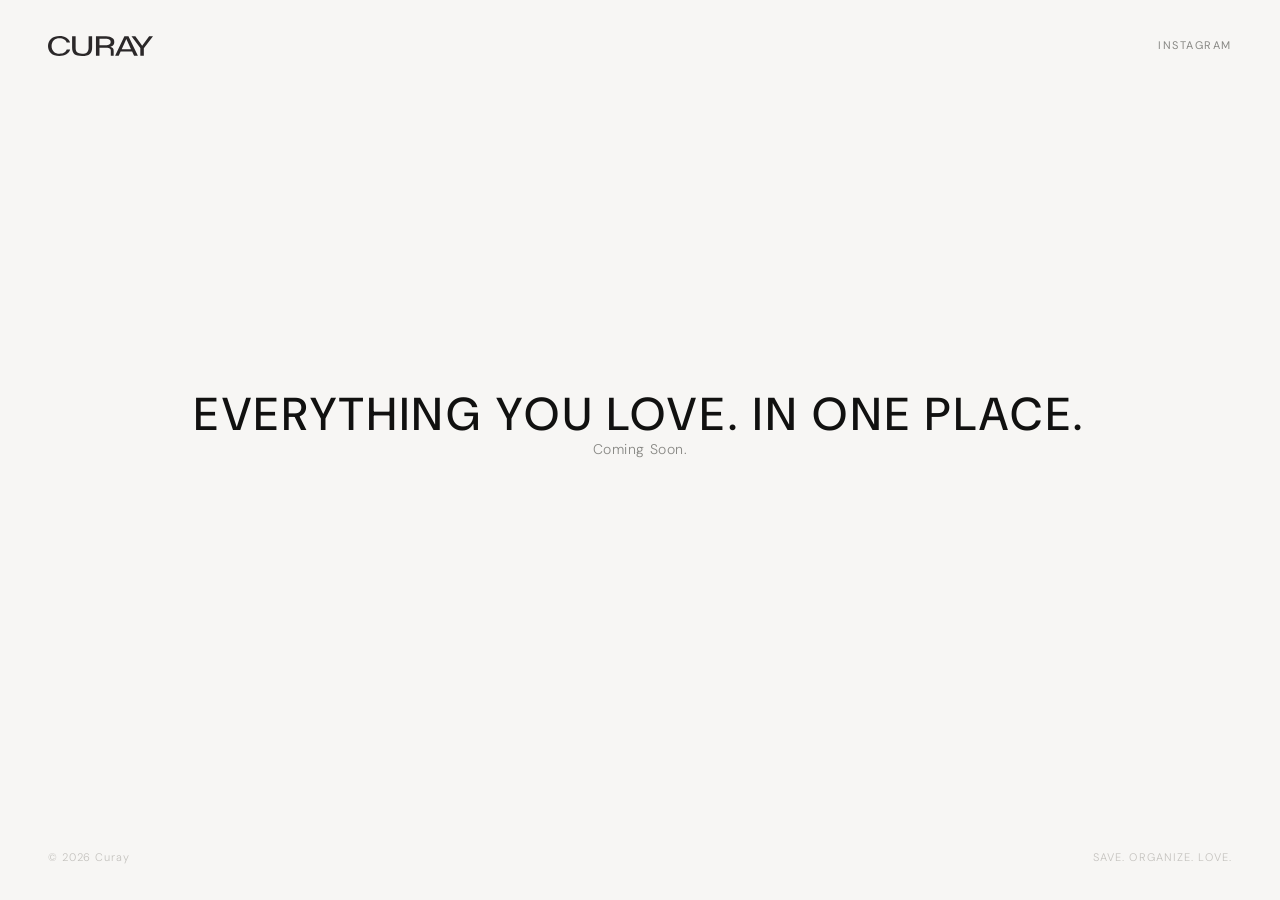
<file: index.html>
<!DOCTYPE html>
<html lang="en">
<head>
  <meta charset="UTF-8" />
  <meta name="viewport" content="width=device-width, initial-scale=1.0" />
  <title>Curay — Coming Soon</title>

<script src="/head.js"></script>
  <link rel="stylesheet" href="styles.css" />

</head>
<body>

  <div class="page">

    <!-- Top-left: Logo -->
     <a href="/" class="logo">
      <img src="/assets/logo.svg" alt="Curay" height="20" />
    </a>

    <!-- Top-right: Links -->
    <nav class="nav-links">
      <a href="https://instagram.com/curay.app" target="_blank" class="nav-link">Instagram</a>
    </nav>

    <!-- Center content -->
    <div class="center">
      <h1>
  <span class="headline">Everything you love. In one place.
</h1>
      <p class="subline">Coming Soon.</p>

   
    </div>

    <!-- Bottom bar -->
    <div class="bottom-bar">
      <span class="bottom-copy">© 2026 Curay</span>
      <span class="bottom-tagline">Save. Organize. Love.</span>
    </div>

  </div>

  <script>
    function handleSubmit(e) {
      e.preventDefault();
      const input = document.getElementById('emailInput');
      const note  = document.getElementById('formNote');
      if (!input.value) return;
      input.value = '';
      note.textContent = "You're on the list. We'll be in touch soon.";
      note.classList.add('success');
    }
  </script>

</body>
</html>
</file>
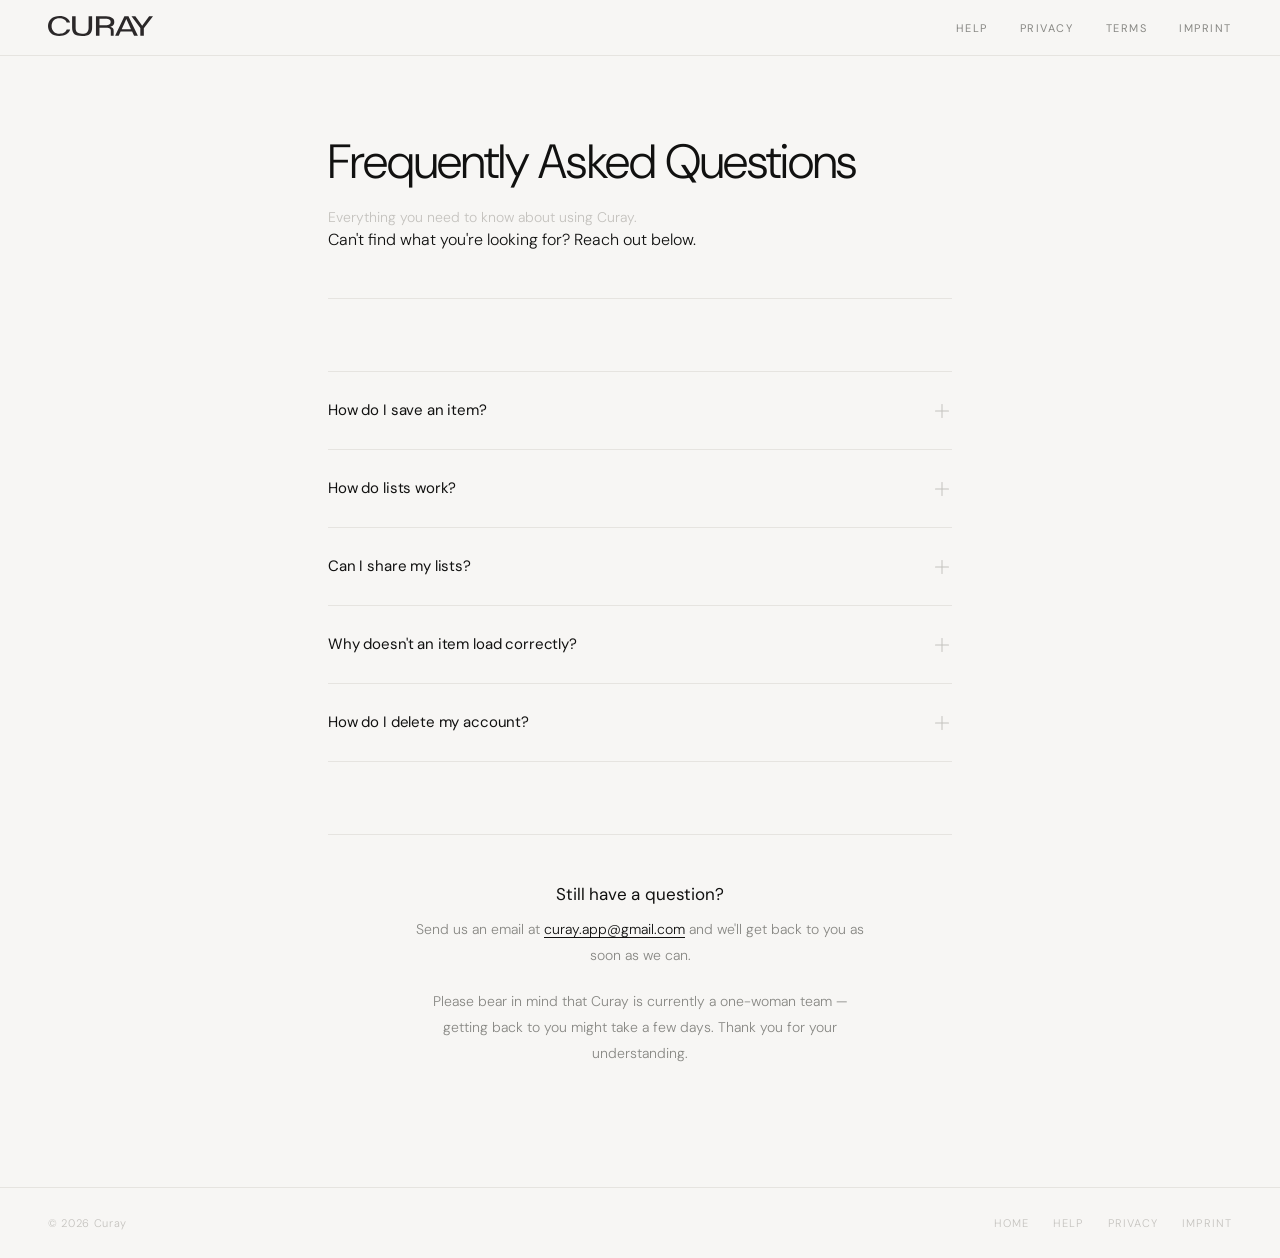
<file: help/index.html>
<!DOCTYPE html>
<html lang="en">
<head>
  <meta charset="UTF-8" />
  <meta name="viewport" content="width=device-width, initial-scale=1.0" />
  <title>Help — Curay</title>

 <script src="/head.js"></script>
  <link rel="stylesheet" href="styles.css" />
</head>
<body>

  <!-- ── HEADER ─────────────────────────── -->
<div id="site-header"></div>

  <!-- ── CONTENT ────────────────────────── -->
  <main class="page-wrap">

    <div class="page-header">
      <h1 class="page-title">Frequently Asked Questions</h1>
      <p class="page-sub">Everything you need to know about using Curay.</p> 
      <p>Can't find what you're looking for? Reach out below.</p>
    </div>

    <!-- ── FAQ ACCORDION ──────────────────── -->
    <ul class="faq-list">

      <!-- Q1 -->
      <li class="faq-item">
        <button class="faq-trigger" aria-expanded="false">
          <span class="faq-question">How do I save an item?</span>
          <span class="faq-icon" aria-hidden="true"></span>
        </button>
        <div class="faq-body" role="region">
          <div class="faq-body-inner">
            <div class="faq-content">

              <p>You can save an item in two ways.</p>

              <p class="option-label">Option 1 — Copy &amp; Paste</p>
              <ol>
                <li>Copy the product link from a website.</li>
                <li>Open the Curay app.</li>
                <li>Tap the <strong>"Add Item"</strong> button.</li>
                <li>Paste the link into the URL field.</li>
                <li>Select the list where you want to save it.</li>
                <li>Tap <strong>"Save."</strong></li>
              </ol>
              <p>Curay will automatically pull in the product image, title, and price (when available).</p>

              <p class="option-label">Option 2 — Share from your browser</p>
              <ol>
                <li>Open the product page in Safari or Chrome.</li>
                <li>Tap the <strong>Share</strong> icon.</li>
                <li>Select <strong>"Curay."</strong></li>
                <li>Choose your list and confirm.</li>
              </ol>

              <div class="faq-tip">
                <p><strong>If the product doesn't load correctly, try:</strong> removing tracking parameters from the URL, using the main product page instead of search results, or re-adding the item.</p>
              </div>

            </div>
          </div>
        </div>
      </li>

      <!-- Q2 -->
      <li class="faq-item">
        <button class="faq-trigger" aria-expanded="false">
          <span class="faq-question">How do lists work?</span>
          <span class="faq-icon" aria-hidden="true"></span>
        </button>
        <div class="faq-body" role="region">
          <div class="faq-body-inner">
            <div class="faq-content">

              <p>Lists help you structure your saved products by category, goal, or priority.</p>

              <p class="option-label">To create a new list</p>
              <ol>
                <li>Go to your <strong>Lists</strong> tab.</li>
                <li>Tap <strong>"Add List."</strong></li>
                <li>Enter a name (e.g. "Capsule Wardrobe").</li>
                <li>Confirm.</li>
              </ol>

              <p class="option-label">To move an item to another list</p>
              <ol>
                <li>Open the item.</li>
                <li>Tap the options menu.</li>
                <li>Select <strong>"Move."</strong></li>
                <li>Choose the new list.</li>
              </ol>

              <p>You can also:</p>
              <ul>
                <li>Rename lists at any time</li>
                <li>Delete lists (items will not be deleted unless you choose to remove them)</li>
              </ul>

            </div>
          </div>
        </div>
      </li>

      <!-- Q3 -->
      <li class="faq-item">
        <button class="faq-trigger" aria-expanded="false">
          <span class="faq-question">Can I share my lists?</span>
          <span class="faq-icon" aria-hidden="true"></span>
        </button>
        <div class="faq-body" role="region">
          <div class="faq-body-inner">
            <div class="faq-content">

              <p>Yes — you can share your curated lists with anyone.</p>

              <p class="option-label">To share a list</p>
              <ol>
                <li>Open the list.</li>
                <li>Tap the <strong>Share</strong> button.</li>
                <li>Copy the generated link.</li>
                <li>Send it via message, email, or social media.</li>
              </ol>

              <p>Anyone with the link can view your list (view-only access). You remain in full control and can disable sharing at any time.</p>

            </div>
          </div>
        </div>
      </li>

      <!-- Q4 -->
      <li class="faq-item">
        <button class="faq-trigger" aria-expanded="false">
          <span class="faq-question">Why doesn't an item load correctly?</span>
          <span class="faq-icon" aria-hidden="true"></span>
        </button>
        <div class="faq-body" role="region">
          <div class="faq-body-inner">
            <div class="faq-content">

              <p>Some shops block product data or use complex page structures that make it harder to pull in the details automatically.</p>

              <p>If something looks off, try:</p>
              <ul>
                <li>Re-adding the link</li>
                <li>Saving a different URL version (without tracking parameters)</li>
                <li>Navigating to the main product page rather than a search result or redirect</li>
              </ul>

              <p>If the issue persists, feel free to reach out at <a href="mailto:curay.app@gmail.com">curay.app@gmail.com</a>.</p>

            </div>
          </div>
        </div>
      </li>

      <!-- Q5 -->
      <li class="faq-item">
        <button class="faq-trigger" aria-expanded="false">
          <span class="faq-question">How do I delete my account?</span>
          <span class="faq-icon" aria-hidden="true"></span>
        </button>
        <div class="faq-body" role="region">
          <div class="faq-body-inner">
            <div class="faq-content">

              <p>You can delete your account directly in the app.</p>

              <ol>
                <li>Go to <strong>Account.</strong></li>
                <li>Tap <strong>Settings.</strong></li>
                <li>Select <strong>Delete Account.</strong></li>
              </ol>

              <div class="faq-tip">
                <p><strong>Please note:</strong> this permanently removes all your data and cannot be undone.</p>
              </div>

            </div>
          </div>
        </div>
      </li>

    </ul>

    <!-- ── CONTACT ─────────────────────────── -->
    <div class="contact-section">
      <h2>Still have a question?</h2>
      <p>
        Send us an email at <a href="mailto:curay.app@gmail.com">curay.app@gmail.com</a> and we'll get back to you as soon as we can.
      </p>
      <p>
        Please bear in mind that Curay is currently a one-woman team — getting back to you might take a few days. Thank you for your understanding.
      </p>
    </div>

  </main>

  <!-- ── FOOTER ──────────────────────────── -->
<div id="site-footer"></div>
  <script src="/footer.js"></script>

  <!-- ── ACCORDION SCRIPT ────────────────── -->
  <script src="/header/header.js"></script>
  <script>
    document.querySelectorAll('.faq-trigger').forEach(trigger => {
      trigger.addEventListener('click', () => {
        const item = trigger.closest('.faq-item');
        const isOpen = item.classList.contains('open');

        // Close all open items
        document.querySelectorAll('.faq-item.open').forEach(openItem => {
          openItem.classList.remove('open');
          openItem.querySelector('.faq-trigger').setAttribute('aria-expanded', 'false');
        });

        // If it wasn't open, open it
        if (!isOpen) {
          item.classList.add('open');
          trigger.setAttribute('aria-expanded', 'true');
        }
      });
    });
  </script>

</body>
</html>
</file>
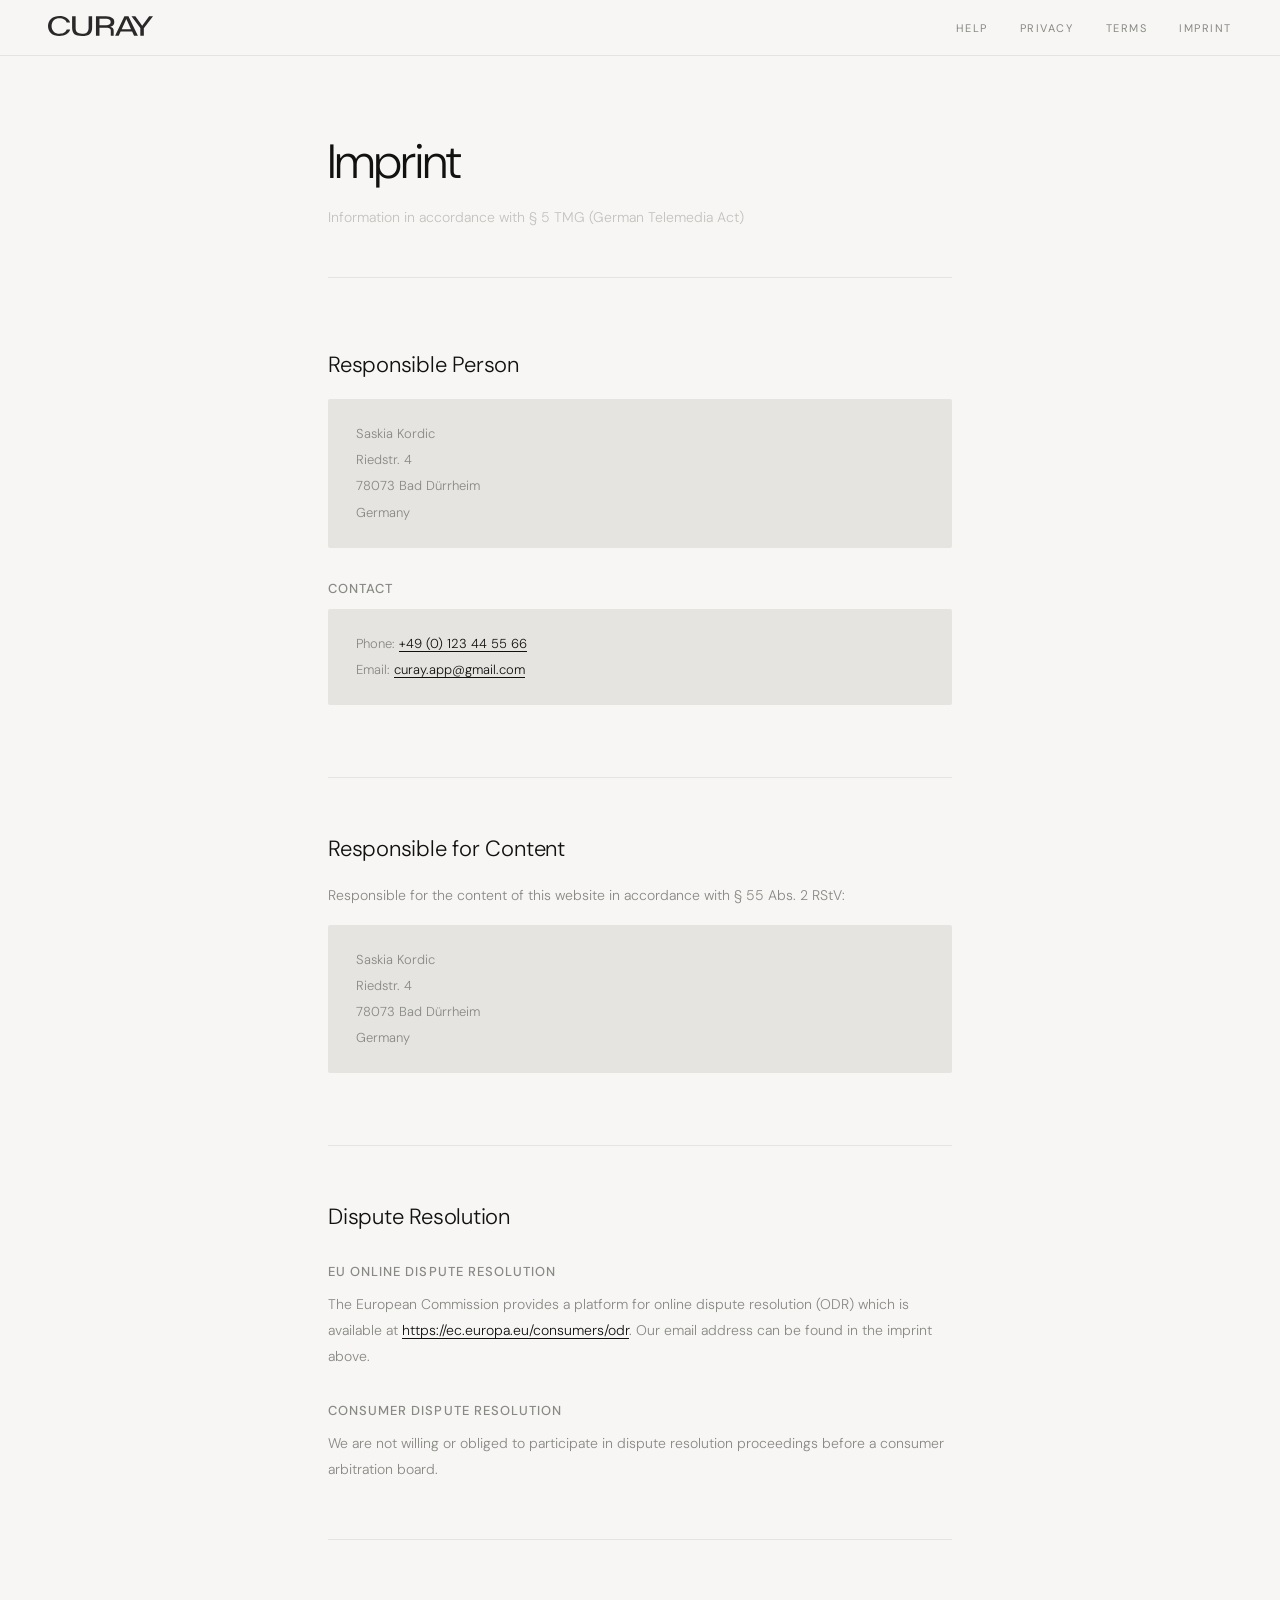
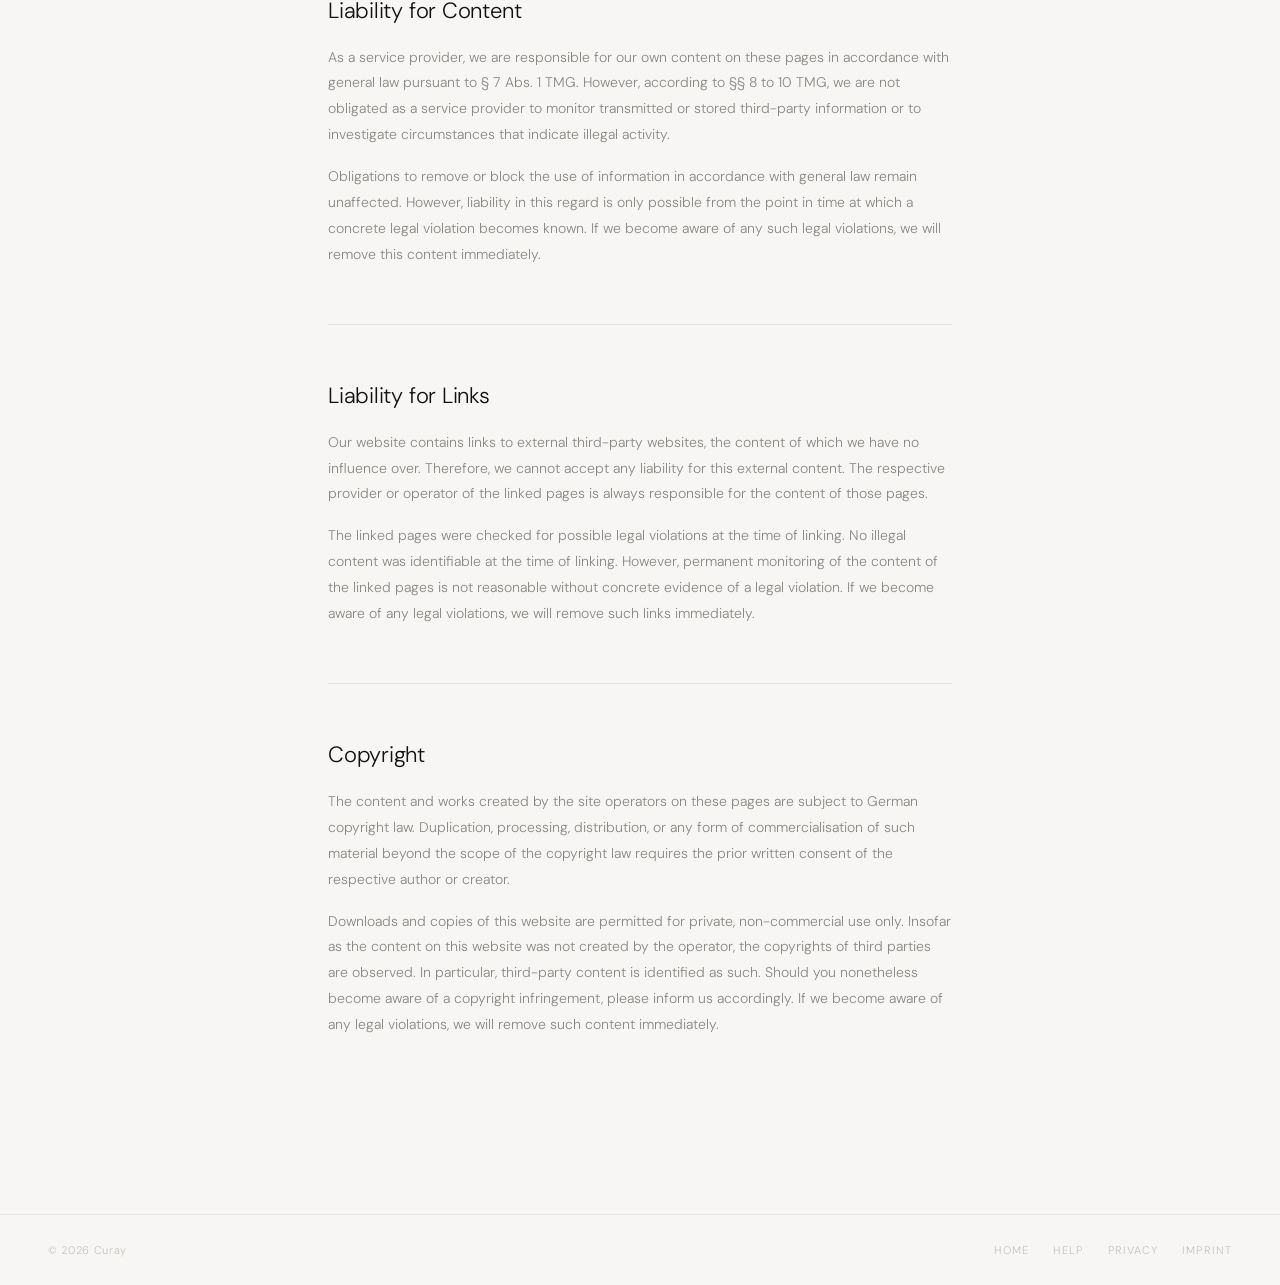
<file: imprint/index.html>
<!DOCTYPE html>
<html lang="en">
<head>
  <meta charset="UTF-8" />
  <meta name="viewport" content="width=device-width, initial-scale=1.0" />
  <title>Imprint — Curay</title>

<script src="/head.js"></script>
  <link rel="stylesheet" href="styles.css" />
</head>
<body>

  <!-- ── HEADER ─────────────────────────── -->
<div id="site-header"></div>

  <!-- ── CONTENT ────────────────────────── -->
  <main class="page-wrap">

    <div class="page-header">

      <h1 class="page-title">Imprint</h1>
      <p class="page-meta">Information in accordance with § 5 TMG (German Telemedia Act)</p>
    </div>

    <div class="content">

      <!-- 1. Responsible person -->
      <section>
        <h2>Responsible Person</h2>
        <div class="contact-block">
          <p>Saskia Kordic</p>
          <p>Riedstr. 4</p>
          <p>78073 Bad Dürrheim</p>
          <p>Germany</p>
        </div>

        <h3>Contact</h3>
        <div class="contact-block">
          <p>Phone: <a href="tel:+491234455 66">+49 (0) 123 44 55 66</a></p>
          <p>Email: <a href="mailto:curay.app@gmail.com">curay.app@gmail.com</a></p>
        </div>
      </section>

      <!-- 2. Responsible for content -->
      <section>
        <h2>Responsible for Content</h2>
        <p>Responsible for the content of this website in accordance with § 55 Abs. 2 RStV:</p>
        <div class="contact-block">
          <p>Saskia Kordic</p>
          <p>Riedstr. 4</p>
          <p>78073 Bad Dürrheim</p>
          <p>Germany</p>
        </div>
      </section>

      <!-- 3. Dispute resolution -->
      <section>
        <h2>Dispute Resolution</h2>

        <h3>EU Online Dispute Resolution</h3>
        <p>The European Commission provides a platform for online dispute resolution (ODR) which is available at <a href="https://ec.europa.eu/consumers/odr" target="_blank" rel="noopener noreferrer">https://ec.europa.eu/consumers/odr</a>. Our email address can be found in the imprint above.</p>

        <h3>Consumer dispute resolution</h3>
        <p>We are not willing or obliged to participate in dispute resolution proceedings before a consumer arbitration board.</p>
      </section>

      <!-- 4. Liability for content -->
      <section>
        <h2>Liability for Content</h2>
        <p>As a service provider, we are responsible for our own content on these pages in accordance with general law pursuant to § 7 Abs. 1 TMG. However, according to §§ 8 to 10 TMG, we are not obligated as a service provider to monitor transmitted or stored third-party information or to investigate circumstances that indicate illegal activity.</p>
        <p>Obligations to remove or block the use of information in accordance with general law remain unaffected. However, liability in this regard is only possible from the point in time at which a concrete legal violation becomes known. If we become aware of any such legal violations, we will remove this content immediately.</p>
      </section>

      <!-- 5. Liability for links -->
      <section>
        <h2>Liability for Links</h2>
        <p>Our website contains links to external third-party websites, the content of which we have no influence over. Therefore, we cannot accept any liability for this external content. The respective provider or operator of the linked pages is always responsible for the content of those pages.</p>
        <p>The linked pages were checked for possible legal violations at the time of linking. No illegal content was identifiable at the time of linking. However, permanent monitoring of the content of the linked pages is not reasonable without concrete evidence of a legal violation. If we become aware of any legal violations, we will remove such links immediately.</p>
      </section>

      <!-- 6. Copyright -->
      <section>
        <h2>Copyright</h2>
        <p>The content and works created by the site operators on these pages are subject to German copyright law. Duplication, processing, distribution, or any form of commercialisation of such material beyond the scope of the copyright law requires the prior written consent of the respective author or creator.</p>
        <p>Downloads and copies of this website are permitted for private, non-commercial use only. Insofar as the content on this website was not created by the operator, the copyrights of third parties are observed. In particular, third-party content is identified as such. Should you nonetheless become aware of a copyright infringement, please inform us accordingly. If we become aware of any legal violations, we will remove such content immediately.</p>
      </section>

    </div>
  </main>

  <!-- ── FOOTER ──────────────────────────── -->
 <div id="site-footer"></div>
  <script src="/footer.js"></script>
<script src="/header/header.js"></script>
</body>
</html>
</file>
<file: styles.css>
/* ─────────────────────────────────────────
   Curay — styles.css
   Placeholder / home page only.
   Requires: /global.css
───────────────────────────────────────── */

/* Fullscreen lock — only on this page */
html, body {
  height: 100%;
  overflow: hidden;
}

/* ── LAYOUT ───────────────────────────── */

.page {
  width: 100%;
  height: 100vh;
  display: flex;
  flex-direction: column;
  align-items: center;
  justify-content: center;
  position: relative;
  padding: 40px;
}

/* ── LOGO (top-left) ──────────────────── */

.logo {
  position: absolute;
  top: 36px;
  left: 48px;
}

/* ── NAV LINKS (top-right) ────────────── */

.nav-links {
  position: absolute;
  top: 38px;
  right: 48px;
  display: flex;
  gap: 28px;
  align-items: center;
}

.nav-link {
  font-size: 11px;
  font-weight: 400;
  letter-spacing: 0.14em;
  text-transform: uppercase;
  color: var(--mid);
  text-decoration: none;
  transition: color 0.2s ease;
}

.nav-link:hover {
  color: var(--ink);
}

/* ── CENTER CONTENT ───────────────────── */

.center {
  text-align: center;
  display: flex;
  flex-direction: column;
  align-items: center;
}

.headline {
  font-size: clamp(22px, 3.6vw, 48px);
  font-weight: 500;
  letter-spacing: 0.08em;
text-transform: uppercase;
  color: var(--ink);
  line-height: 1;
  margin-bottom: 16px;
  opacity: 0;
  animation: fadeUp 0.8s ease 0.2s forwards;
}



.subline {
  font-size: 14px;
  font-weight: 300;
  letter-spacing: 0.04em;
  color: var(--mid);
  margin-bottom: 52px;
  opacity: 0;
  animation: fadeUp 0.8s ease 0.4s forwards;
}

/* ── EMAIL FORM ───────────────────────── */

.form-wrap {
  opacity: 0;
  animation: fadeUp 0.8s ease 0.6s forwards;
}

.email-row {
  display: flex;
  border-bottom: 1px solid var(--ink);
  width: 320px;
  max-width: 100%;
  margin-bottom: 14px;
}

.email-input {
  flex: 1;
  background: transparent;
  border: none;
  outline: none;
  font-family: 'DM Sans', sans-serif;
  font-size: 13px;
  font-weight: 300;
  letter-spacing: 0.04em;
  color: var(--ink);
  padding: 10px 0;
}

.email-input::placeholder {
  color: var(--light);
}

.email-btn {
  background: transparent;
  border: none;
  font-family: 'DM Sans', sans-serif;
  font-size: 11px;
  font-weight: 500;
  letter-spacing: 0.16em;
  text-transform: uppercase;
  color: var(--ink);
  cursor: pointer;
  padding: 10px 0 10px 16px;
  transition: color 0.2s ease;
  white-space: nowrap;
}

.email-btn:hover {
  color: var(--mid);
}

.form-note {
  font-size: 11px;
  font-weight: 300;
  letter-spacing: 0.06em;
  color: var(--light);
  text-align: center;
}

.form-note.success {
  color: var(--ink);
}

/* ── BOTTOM BAR ───────────────────────── */

.bottom-bar {
  position: absolute;
  bottom: 36px;
  left: 48px;
  right: 48px;
  display: flex;
  align-items: center;
  justify-content: space-between;
}

.bottom-copy {
  font-size: 11px;
  font-weight: 300;
  letter-spacing: 0.08em;
  color: var(--light);
}

.bottom-tagline {
  font-size: 11px;
  font-weight: 300;
  letter-spacing: 0.1em;
  text-transform: uppercase;
  color: var(--light);
}

/* ── MOBILE ───────────────────────────── */

@media (max-width: 600px) {
  .nav-links {
    top: 30px;
    right: 24px;
    gap: 20px;
  }

  .bottom-bar {
    left: 24px;
    right: 24px;
    bottom: 28px;
    flex-direction: column;
    gap: 6px;
    align-items: center;
  }

  .email-row {
    width: 280px;
  }
}
</file>
<file: help/styles.css>
/* ─────────────────────────────────────────
   Curay — help/styles.css
   Help page only.
   Requires: /global.css
───────────────────────────────────────── */

/* ── ACCORDION ────────────────────────── */

.faq-list {
  list-style: none;
}

.faq-item {
  border-bottom: 1px solid var(--rule);
}

.faq-item:first-child {
  border-top: 1px solid var(--rule);
}

.faq-trigger {
  width: 100%;
  background: none;
  border: none;
  cursor: pointer;
  padding: 28px 0;
  display: flex;
  align-items: center;
  justify-content: space-between;
  gap: 24px;
  text-align: left;
  font-family: 'DM Sans', sans-serif;
}

.faq-question {
  font-size: 15px;
  font-weight: 400;
  color: var(--ink);
  line-height: 1.4;
  letter-spacing: -0.01em;
  transition: color 0.2s;
}

.faq-trigger:hover .faq-question {
  color: var(--mid);
}

/* Plus / minus icon */
.faq-icon {
  flex-shrink: 0;
  width: 20px;
  height: 20px;
  position: relative;
}

.faq-icon::before,
.faq-icon::after {
  content: '';
  position: absolute;
  background: var(--light);
  border-radius: 1px;
  transition: transform 0.3s ease, opacity 0.3s ease;
}

.faq-icon::before {
  width: 14px;
  height: 1px;
  top: 50%;
  left: 50%;
  transform: translate(-50%, -50%);
}

.faq-icon::after {
  width: 1px;
  height: 14px;
  top: 50%;
  left: 50%;
  transform: translate(-50%, -50%);
}

.faq-item.open .faq-icon::after {
  opacity: 0;
  transform: translate(-50%, -50%) rotate(90deg);
}

.faq-item.open .faq-icon::before {
  background: var(--ink);
}

/* Answer panel */
.faq-body {
  display: grid;
  grid-template-rows: 0fr;
  transition: grid-template-rows 0.35s ease;
}

.faq-item.open .faq-body {
  grid-template-rows: 1fr;
}

.faq-body-inner {
  overflow: hidden;
}

.faq-content {
  padding: 0 0 32px;
}

/* ── FAQ CONTENT TYPOGRAPHY ───────────── */

.faq-content p {
  font-size: 14px;
  font-weight: 300;
  line-height: 1.85;
  color: var(--mid);
  margin-bottom: 16px;
}

.faq-content p:last-child {
  margin-bottom: 0;
}

.faq-content strong {
  font-weight: 500;
  color: var(--ink);
}

.faq-content ol {
  counter-reset: step-counter;
  list-style: none;
  margin: 12px 0 20px;
}

.faq-content ol li {
  counter-increment: step-counter;
  font-size: 14px;
  font-weight: 300;
  line-height: 1.75;
  color: var(--mid);
  padding-left: 28px;
  position: relative;
  margin-bottom: 8px;
}

.faq-content ol li::before {
  content: counter(step-counter);
  position: absolute;
  left: 0;
  top: 2px;
  font-size: 11px;
  font-weight: 500;
  color: var(--light);
  width: 18px;
  height: 18px;
  border: 1px solid var(--rule);
  border-radius: 50%;
  display: flex;
  align-items: center;
  justify-content: center;
  line-height: 1;
  padding-top: 1px;
}

.faq-content ul {
  list-style: none;
  margin: 12px 0 20px;
}

.faq-content ul li {
  font-size: 14px;
  font-weight: 300;
  line-height: 1.75;
  color: var(--mid);
  padding-left: 16px;
  position: relative;
  margin-bottom: 6px;
}

.faq-content ul li::before {
  content: '—';
  position: absolute;
  left: 0;
  color: var(--light);
  font-size: 12px;
}

.faq-content .option-label {
  font-size: 11px;
  font-weight: 500;
  letter-spacing: 0.12em;
  text-transform: uppercase;
  color: var(--ink);
  margin: 24px 0 10px;
}

.faq-content .option-label:first-child {
  margin-top: 0;
}

.faq-tip {
  background: var(--rule);
  border-radius: 2px;
  padding: 16px 20px;
  margin-top: 16px;
}

.faq-tip p {
  font-size: 13px;
  color: var(--mid);
  margin-bottom: 0;
}

/* ── CONTACT SECTION ──────────────────── */

.contact-section {
  margin-top: 72px;
  padding-top: 48px;
  border-top: 1px solid var(--rule);
  text-align: center;
}

.contact-section h2 {
  font-size: 17px;
  font-weight: 400;
  color: var(--ink);
  margin-bottom: 12px;
  letter-spacing: -0.01em;
}

.contact-section p {
  font-size: 14px;
  font-weight: 300;
  line-height: 1.85;
  color: var(--mid);
  max-width: 460px;
  margin: 0 auto 20px;
}

.contact-section p:last-child {
  margin-bottom: 0;
}

.contact-section a {
  color: var(--ink);
  text-underline-offset: 3px;
  transition: color 0.2s;
}

.contact-section a:hover {
  color: var(--mid);
}

/* ── MOBILE ───────────────────────────── */

@media (max-width: 640px) {
  .faq-trigger {
    padding: 24px 0;
  }
}
</file>
<file: imprint/styles.css>

</file>
